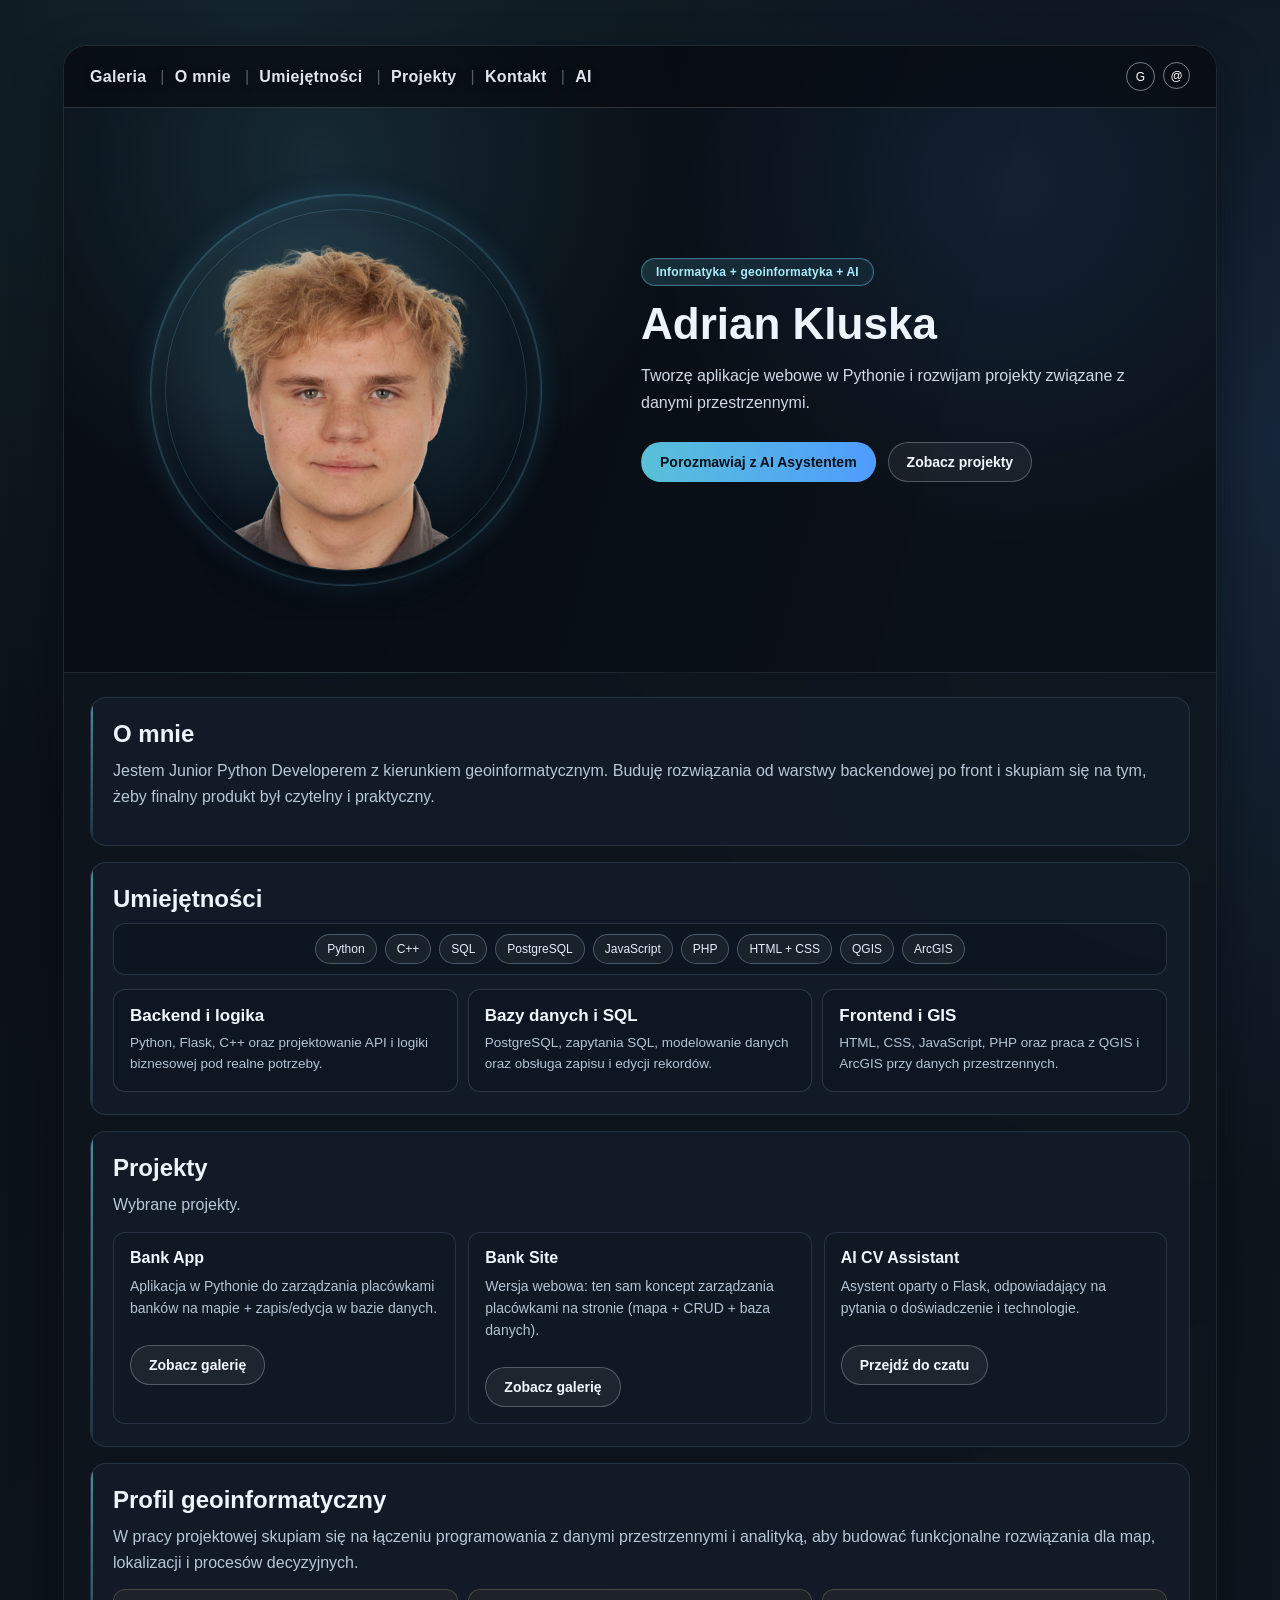
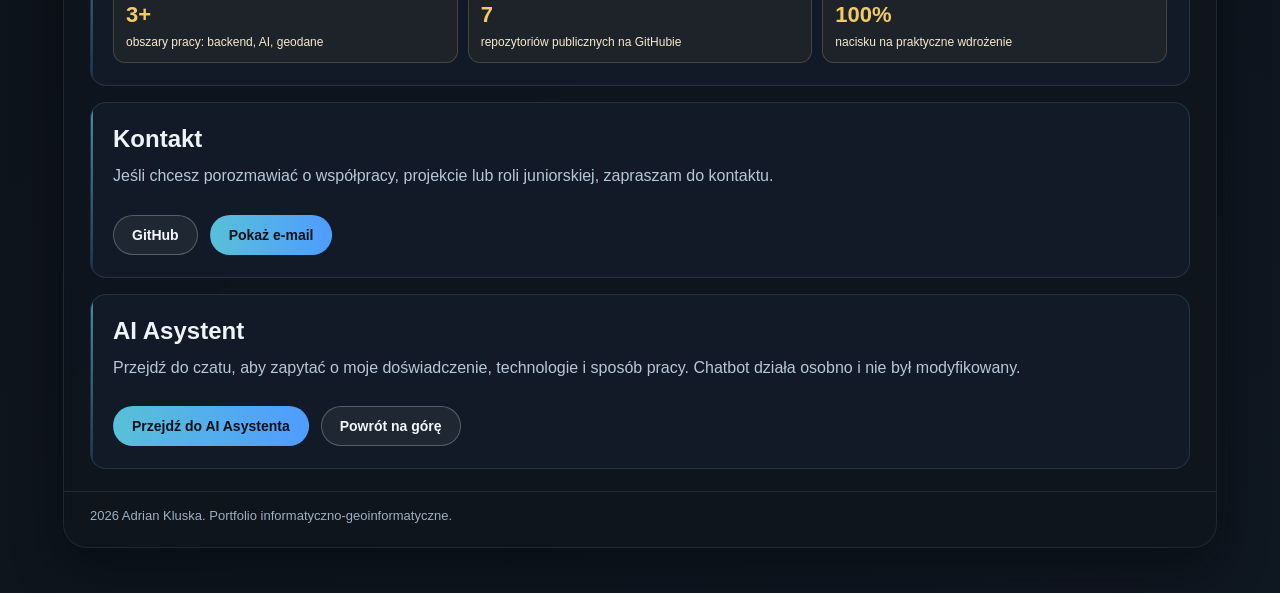
<file: templates/index.html>
<!DOCTYPE html>
<html lang="pl">
<head>
    <meta charset="UTF-8">
    <meta name="viewport" content="width=device-width, initial-scale=1.0">
    <link rel="stylesheet" href="../static/style.css">
    <style>
        .menu {
            gap: 12px;
        }

        .menu a {
            font-size: 1rem;
            font-weight: 600;
        }

        .menu a + a::before {
            content: "|";
            display: inline-block;
            margin: 0 10px 0 2px;
            color: rgba(255, 255, 255, 0.34);
            font-weight: 400;
        }

        .topbar-compact {
            position: fixed;
            top: 10px;
            left: 50%;
            transform: translateX(-50%) translateY(-12px);
            width: min(960px, calc(100% - 20px));
            z-index: 1400;
            opacity: 0;
            pointer-events: none;
            transition: opacity 220ms ease, transform 220ms ease;
        }

        .topbar-compact.visible {
            opacity: 1;
            pointer-events: auto;
            transform: translateX(-50%) translateY(0);
        }

        .topbar-compact .topbar {
            min-height: 52px;
            padding-top: 4px;
            padding-bottom: 4px;
            border-radius: 12px;
        }

        .topbar-compact .brand {
            font-size: 0.95rem;
        }

        .topbar-compact .menu a {
            font-size: 0.92rem;
        }

        @media (max-width: 768px) {
            .topbar {
                padding: 12px 14px;
                gap: 10px;
            }

            .menu {
                width: 100%;
                flex-wrap: nowrap;
                overflow-x: auto;
                overflow-y: hidden;
                white-space: nowrap;
                gap: 8px;
                justify-content: flex-start;
                scrollbar-width: none;
            }

            .menu::-webkit-scrollbar {
                display: none;
            }

            .menu a {
                font-size: 0.95rem;
                font-weight: 600;
            }

            .menu a + a::before {
                margin: 0 8px 0 0;
            }

            .social {
                display: none;
            }

            .topbar-compact {
                top: 8px;
                width: calc(100% - 12px);
            }

            .topbar-compact .topbar {
                min-height: 46px;
                padding: 6px 10px;
            }

            .topbar-compact .brand {
                display: none;
            }

            .topbar-compact .menu a {
                font-size: 0.86rem;
            }
        }
    </style>
</head>
<body class="portfolio-page">
    <main class="layout">
        <section class="hero-wrap hero" id="start">
            <header class="topbar">

                <nav class="menu" aria-label="Nawigacja">
                    <a href="/projekty">Galeria</a>
                    <a href="#o-mnie">O mnie</a>
                    <a href="#umiejetnosci">Umiejętności</a>
                    <a href="#projekty">Projekty</a>
                    <a href="#kontakt">Kontakt</a>
                    <a href="#ai-asystent">AI</a>
                </nav>
                <div class="social" aria-label="Skróty">
                    <a class="social-link" href="https://github.com/Adiaxi" target="_blank" rel="noopener noreferrer" aria-label="GitHub">G</a>
                    <button type="button" class="social-link" id="topEmailBtn" aria-label="E-mail">@</button>
                </div>
            </header>

            <div class="hero-grid">
                <aside class="hero-visual" aria-label="Zdjęcie Adriana">
                    <img src="../static/me.png?v=1" alt="Adrian Kluska" class="hero-photo">
                </aside>
                <div class="hero-content">
                    <span class="hero-tag">Informatyka + geoinformatyka + AI</span>
                    <h1>Adrian Kluska</h1>
                    <p>
                        Tworzę aplikacje webowe w Pythonie i rozwijam projekty związane z danymi przestrzennymi.
                    </p>
                    <div class="hero-cta">
                        <a href="/ai-asystent" class="btn btn-main">Porozmawiaj z AI Asystentem</a>
                        <a href="#projekty" class="btn btn-ghost">Zobacz projekty</a>
                    </div>
                </div>
            </div>
        </section>

        <section class="main">
            <article class="section" id="o-mnie">
                <h2>O mnie</h2>
                <p>
                    Jestem Junior Python Developerem z kierunkiem geoinformatycznym. Buduję rozwiązania od warstwy
                    backendowej po front i skupiam się na tym, żeby finalny produkt był czytelny i praktyczny.
                </p>
            </article>

            <article class="section" id="umiejetnosci">
                <h2>Umiejętności</h2>
                <div class="chips">
                    <span class="chip">Python</span>
                    <span class="chip">C++</span>
                    <span class="chip">SQL</span>
                    <span class="chip">PostgreSQL</span>
                    <span class="chip">JavaScript</span>
                    <span class="chip">PHP</span>
                    <span class="chip">HTML + CSS</span>
                    <span class="chip">QGIS</span>
                    <span class="chip">ArcGIS</span>
                </div>
                <div class="grid">
                    <div class="card">
                        <h3>Backend i logika</h3>
                        <p>Python, Flask, C++ oraz projektowanie API i logiki biznesowej pod realne potrzeby.</p>
                    </div>
                    <div class="card">
                        <h3>Bazy danych i SQL</h3>
                        <p>PostgreSQL, zapytania SQL, modelowanie danych oraz obsługa zapisu i edycji rekordów.</p>
                    </div>
                    <div class="card">
                        <h3>Frontend i GIS</h3>
                        <p>HTML, CSS, JavaScript, PHP oraz praca z QGIS i ArcGIS przy danych przestrzennych.</p>
                    </div>
                </div>
            </article>

            <article class="section" id="projekty">
                <h2>Projekty</h2>
                <p>Wybrane projekty.</p>
                <div class="grid">
                    <div class="card">
                        <h3>Bank App</h3>
                        <p>Aplikacja w Pythonie do zarządzania placówkami banków na mapie + zapis/edycja w bazie danych.</p>
                        <div class="hero-cta">
                            <a href="/projekty#bank-app" class="btn btn-ghost">Zobacz galerię</a>
                        </div>
                    </div>

                    <div class="card">
                        <h3>Bank Site</h3>
                        <p>Wersja webowa: ten sam koncept zarządzania placówkami na stronie (mapa + CRUD + baza danych).</p>
                        <div class="hero-cta">
                            <a href="/projekty#bank-site" class="btn btn-ghost">Zobacz galerię</a>
                        </div>
                    </div>

                    <div class="card">
                        <h3>AI CV Assistant</h3>
                        <p>Asystent oparty o Flask, odpowiadający na pytania o doświadczenie i technologie.</p>
                        <div class="hero-cta">
                            <a href="/ai-asystent" class="btn btn-ghost">Przejdź do czatu</a>
                        </div>
                    </div>
                </div>
            </article>

            <article class="section">
                <h2>Profil geoinformatyczny</h2>
                <p>
                    W pracy projektowej skupiam się na łączeniu programowania z danymi przestrzennymi i analityką,
                    aby budować funkcjonalne rozwiązania dla map, lokalizacji i procesów decyzyjnych.
                </p>
                <div class="map-stats">
                    <div class="stat">
                        <strong>3+</strong>
                        <span>obszary pracy: backend, AI, geodane</span>
                    </div>
                    <div class="stat">
                        <strong>7</strong>
                        <span>repozytoriów publicznych na GitHubie</span>
                    </div>
                    <div class="stat">
                        <strong>100%</strong>
                        <span>nacisku na praktyczne wdrożenie</span>
                    </div>
                </div>
            </article>

            <article class="section" id="kontakt">
                <h2>Kontakt</h2>
                <p>
                    Jeśli chcesz porozmawiać o współpracy, projekcie lub roli juniorskiej, zapraszam do kontaktu.
                </p>
                <div class="hero-cta">
                    <a href="https://github.com/Adiaxi" target="_blank" rel="noopener noreferrer" class="btn btn-ghost">GitHub</a>
                    <button type="button" class="btn btn-main" id="emailPopupBtn">Pokaż e-mail</button>
                </div>
            </article>

            <article class="section" id="ai-asystent">
                <h2>AI Asystent</h2>
                <p>
                    Przejdź do czatu, aby zapytać o moje doświadczenie, technologie i sposób pracy. Chatbot działa
                    osobno i nie był modyfikowany.
                </p>
                <div class="hero-cta">
                    <a href="/ai-asystent" class="btn btn-main">Przejdź do AI Asystenta</a>
                    <a href="#start" class="btn btn-ghost">Powrót na górę</a>
                </div>
            </article>
        </section>

        <footer class="footer">
            2026 Adrian Kluska. Portfolio informatyczno-geoinformatyczne.
        </footer>
    </main>

    <div class="topbar-compact" id="compactTopbar" aria-hidden="true"></div>

    <div class="modal-overlay" id="emailModal" aria-hidden="true">
        <div class="modal" role="dialog" aria-modal="true" aria-labelledby="emailModalTitle">
            <h3 id="emailModalTitle">Skontaktuj się ze mną</h3>
            <p>Najwygodniej napisać bezpośrednio na ten adres e-mail:</p>
            <div class="email-box" id="emailText">adrian.kluska1542@gmail.com</div>
            <div class="hero-cta">
                <button type="button" class="btn btn-main" id="copyEmailBtn">Kopiuj e-mail</button>
                <button type="button" class="btn btn-ghost" id="closeEmailModalBtn">Zamknij</button>
            </div>
        </div>
    </div>

    <script>
        const emailPopupBtn = document.getElementById("emailPopupBtn");
        const topEmailBtn = document.getElementById("topEmailBtn");
        const emailModal = document.getElementById("emailModal");
        const closeEmailModalBtn = document.getElementById("closeEmailModalBtn");
        const copyEmailBtn = document.getElementById("copyEmailBtn");
        const emailText = document.getElementById("emailText").textContent.trim();

        function openEmailModal() {
            emailModal.classList.add("active");
            emailModal.setAttribute("aria-hidden", "false");
        }

        function closeEmailModal() {
            emailModal.classList.remove("active");
            emailModal.setAttribute("aria-hidden", "true");
            copyEmailBtn.textContent = "Kopiuj e-mail";
        }

        emailPopupBtn.addEventListener("click", openEmailModal);
        topEmailBtn.addEventListener("click", openEmailModal);
        closeEmailModalBtn.addEventListener("click", closeEmailModal);

        emailModal.addEventListener("click", (event) => {
            if (event.target === emailModal) {
                closeEmailModal();
            }
        });

        document.addEventListener("keydown", (event) => {
            if (event.key === "Escape" && emailModal.classList.contains("active")) {
                closeEmailModal();
            }
        });

        copyEmailBtn.addEventListener("click", async () => {
            try {
                await navigator.clipboard.writeText(emailText);
                copyEmailBtn.textContent = "Skopiowano";
            } catch (error) {
                copyEmailBtn.textContent = "Skopiuj ręcznie";
            }
        });

        function initCompactTopbar() {
            if (window.matchMedia("(max-width: 640px)").matches) return;
            const original = document.querySelector(".topbar");
            const compactHost = document.getElementById("compactTopbar");
            if (!original || !compactHost) return;

            const compactHeader = original.cloneNode(true);
            compactHeader.querySelectorAll("[id]").forEach((node) => node.removeAttribute("id"));
            compactHost.appendChild(compactHeader);

            const observer = new IntersectionObserver(
                ([entry]) => {
                    const showCompact = !entry.isIntersecting;
                    compactHost.classList.toggle("visible", showCompact);
                    compactHost.setAttribute("aria-hidden", showCompact ? "false" : "true");
                },
                { threshold: 0.01 }
            );

            observer.observe(original);
        }

        initCompactTopbar();
    </script>
</body>
</html>
</file>
<file: static/style.css>
body.chat-page {
    font-family: 'Segoe UI', Tahoma, Geneva, Verdana, sans-serif;
    background-image: url("Background.jpg");
    display: flex;
    justify-content: center;
    align-items: center;
    height: 100vh;
    margin: 0;
}

.chat-container {
    width: 450px;
    height: 600px;
    background: white;
    display: flex;
    flex-direction: column;
    border-radius: 15px;
    box-shadow: 0 10px 25px rgba(0,0,0,0.1);
    overflow: hidden;
}

.chat-container h3 {
    background: #576b70;
    color: white;
    margin: 0;
    padding: 20px;
    text-align: center;
}

#chat-box {
    flex: 1;
    overflow-y: auto;
    padding: 20px;
    display: flex;
    flex-direction: column;
    gap: 10px;
}

.msg {
    padding: 10px 15px;
    border-radius: 18px;
    max-width: 75%;
    font-size: 14px;
    line-height: 1.4;
}

.user {
    background: #576b70;
    color: white;
    align-self: flex-end;
    border-bottom-right-radius: 2px;
}

.ai {
    background: #e9ecef;
    color: #333;
    align-self: flex-start;
    border-bottom-left-radius: 2px;
}

.input-area {
    padding: 20px;
    border-top: 1px solid #eee;
    display: flex;
    gap: 10px;
}

body.chat-page input {
    flex: 1;
    padding: 12px;
    border: 1px solid #ddd;
    border-radius: 25px;
    outline: none;
}

body.chat-page button {
    padding: 10px 20px;
    background: #3a484c;
    color: white;
    border: none;
    border-radius: 25px;
    cursor: pointer;
    font-weight: bold;
    transition: background 0.3s;
}

body.chat-page button:hover {
    background: #2e3a3d;
}

.chat-back-btn {
    position: fixed;
    top: 14px;
    left: 14px;
    z-index: 20;
    display: inline-flex;
    align-items: center;
    justify-content: center;
    text-decoration: none;
    border: 1px solid rgba(255, 255, 255, 0.24);
    color: #f3f7ff;
    background: rgba(9, 14, 20, 0.6);
    border-radius: 999px;
    padding: 8px 14px;
    font-size: 13px;
    font-weight: 600;
    backdrop-filter: blur(4px);
}

.chat-back-btn:hover {
    background: rgba(9, 14, 20, 0.8);
}

@keyframes blink {
    0% { opacity: .2; }
    20% { opacity: 1; }
    100% { opacity: .2; }
}

.ai i {
    animation: blink 1.4s infinite both;
}

.feedback-btn {
    margin-top: 6px;
    background: none;
    border: 1px solid #aaa;
    border-radius: 12px;
    padding: 2px 10px;
    cursor: pointer;
    font-size: 12px;
    color: #555;
}

.feedback-btn:hover {
    background: #f0f0f0;
}

.feedback-btn.dislike {
    margin-left: 6px;
}

@media (max-width: 480px) {
    body.chat-page {
        align-items: center;
        height: 100%;
        min-height: 100vh;
    }

    .chat-container {
        width: 90%;
        height: 80dvh;
        max-height: 80dvh;
        border-radius: 15px;
        position: relative;
    }

    .input-area {
        padding: 10px;
        flex-wrap: nowrap;
        position: sticky;
        bottom: 0;
        background: inherit;
    }

    input {
        padding: 8px 12px;
        font-size: 13px;
    }

    button {
        padding: 8px 14px;
        font-size: 13px;
        white-space: nowrap;
    }

    .chat-back-btn {
        top: 10px;
        left: 10px;
        font-size: 12px;
        padding: 7px 12px;
    }
}

@media (max-height: 480px) and (orientation: landscape) {
    .chat-container {
        width: 70%;
        height: 90dvh;
        border-radius: 15px;
    }

    h3 {
        padding: 10px;
        font-size: 14px;
    }

    .input-area {
        padding: 8px;
    }
}

@media (max-width: 480px) {
    .chat-container {
        width: 90%;
        height: 80dvh;
        max-height: 80dvh;
    }
}

@media (max-width: 480px) {
    .input-area {
        position: sticky;
        bottom: 0;
        z-index: 10;
        background: rgba(255,255,255,0.15);
        backdrop-filter: blur(10px);
    }
}

.msg-wrapper {
    display: flex;
    align-items: flex-end;
    gap: 8px;
}

.avatar {
    width: 32px;
    height: 32px;
    border-radius: 50%;
    object-fit: cover;
    flex-shrink: 0;
}

/* Portfolio page styles */
:root {
    --bg: #0c1117;
    --bg-soft: #111923;
    --card: #141f2b;
    --card-2: #182635;
    --line: #263647;
    --text: #eef4fb;
    --muted: #a8b7c8;
    --accent: #58c0d8;
    --accent-2: #4f9cff;
    --gold: #f2ca68;
    --shadow: 0 20px 50px rgba(3, 7, 12, 0.45);
}

html {
    scroll-behavior: smooth;
}

body.portfolio-page {
    margin: 0;
    min-height: 100dvh;
    font-family: "Segoe UI", Tahoma, Geneva, Verdana, sans-serif;
    color: var(--text);
    background:
        radial-gradient(circle at 20% 0%, rgba(88, 192, 216, 0.12), transparent 34%),
        radial-gradient(circle at 100% 20%, rgba(79, 156, 255, 0.14), transparent 35%),
        linear-gradient(150deg, #090d13 0%, #0d131a 45%, #0f1721 100%);
}

.layout {
    width: 90vw;
    min-height: 90dvh;
    margin: 5dvh auto;
    border: 1px solid rgba(255, 255, 255, 0.08);
    border-radius: 24px;
    overflow: hidden;
    background: rgba(14, 21, 30, 0.86);
    box-shadow: var(--shadow);
    backdrop-filter: blur(4px);
}

.hero-wrap {
    min-height: 58dvh;
    background:
        radial-gradient(circle at 22% 18%, rgba(88, 192, 216, 0.16), transparent 36%),
        radial-gradient(circle at 82% 22%, rgba(79, 156, 255, 0.12), transparent 34%),
        linear-gradient(105deg, rgba(8, 13, 20, 0.96) 0%, rgba(9, 14, 21, 0.9) 48%, rgba(11, 17, 24, 0.82) 100%);
    background-size: cover, cover, cover;
    background-position: center, center, center;
    border-bottom: 1px solid rgba(255, 255, 255, 0.08);
    position: relative;
}

.topbar {
    display: flex;
    align-items: center;
    justify-content: space-between;
    gap: 14px;
    padding: 16px 26px;
    border-bottom: 1px solid rgba(255, 255, 255, 0.16);
    background: rgba(8, 12, 18, 0.74);
}

.brand {
    font-size: 24px;
    font-weight: 800;
    color: #ffffff;
    letter-spacing: 0.35px;
    text-shadow: 0 1px 10px rgba(88, 192, 216, 0.24);
    white-space: nowrap;
}

.menu {
    display: flex;
    flex-wrap: wrap;
    gap: 14px;
    justify-content: center;
}

.menu a {
    text-decoration: none;
    color: #f4f8ff;
    font-size: 16px;
    font-weight: 700;
    opacity: 0.92;
    letter-spacing: 0.3px;
    text-shadow: 0 1px 8px rgba(0, 0, 0, 0.55);
    transition: all 0.2s ease;
}

.menu a:hover {
    opacity: 1;
    color: #ffffff;
    transform: translateY(-1px);
}

.social {
    display: flex;
    gap: 8px;
}

.social-link {
    width: 27px;
    height: 27px;
    border-radius: 50%;
    border: 1px solid rgba(255, 255, 255, 0.46);
    color: #fff;
    text-decoration: none;
    background: transparent;
    cursor: pointer;
    display: inline-flex;
    justify-content: center;
    align-items: center;
    font-size: 12px;
    transition: all 0.2s ease;
}

.social-link:hover {
    border-color: rgba(255, 255, 255, 0.65);
    background: rgba(255, 255, 255, 0.1);
}

.hero-grid {
    display: grid;
    grid-template-columns: 1fr 1fr;
    gap: 28px;
    align-items: center;
    padding: 52px 40px 52px 14px;
}

.hero-content {
    max-width: 740px;
    min-height: 0;
    display: flex;
    flex-direction: column;
    justify-content: center;
    padding-bottom: 40px;
}

.hero-tag {
    display: inline-flex;
    align-items: center;
    align-self: flex-start;
    margin-bottom: 14px;
    padding: 7px 14px;
    border: 1px solid rgba(88, 192, 216, 0.5);
    border-radius: 999px;
    background: linear-gradient(90deg, rgba(88, 192, 216, 0.18), rgba(88, 192, 216, 0.08));
    color: #a8ecfa;
    font-size: 12px;
    font-weight: 600;
    letter-spacing: 0.2px;
    line-height: 1;
    box-shadow: inset 0 0 0 1px rgba(255, 255, 255, 0.04);
}

.hero h1 {
    margin: 0;
    font-size: clamp(30px, 4.5vw, 44px);
    line-height: 1.08;
}

.hero p {
    margin: 16px 0 0;
    color: #cfdae6;
    font-size: 16px;
    line-height: 1.65;
    max-width: 640px;
}

.hero-cta {
    margin-top: 26px;
    display: flex;
    flex-wrap: wrap;
    gap: 12px;
}

.hero-visual {
    border: none;
    border-radius: 0;
    min-height: min(52vh, 460px);
    position: relative;
    overflow: hidden;
    background: transparent;
    display: flex;
    align-items: center;
    justify-content: center;
    padding: 0;
}

.hero-visual::before {
    content: "";
    position: absolute;
    width: 410px;
    height: 410px;
    border-radius: 50%;
    background: radial-gradient(circle, rgba(98, 206, 255, 0.24) 0%, rgba(98, 206, 255, 0.12) 36%, rgba(98, 206, 255, 0.03) 58%, rgba(98, 206, 255, 0) 78%);
    filter: blur(18px);
    z-index: 1;
    left: 50%;
    top: 50%;
    transform: translate(-50%, -50%);
}

.hero-visual::after {
    content: "";
    position: absolute;
    width: 390px;
    height: 390px;
    border-radius: 50%;
    border: 1px solid rgba(124, 216, 255, 0.24);
    box-shadow:
        inset 0 0 0 1px rgba(124, 216, 255, 0.12),
        inset 0 0 18px rgba(86, 194, 248, 0.1),
        0 0 26px rgba(76, 183, 255, 0.12);
    background: radial-gradient(circle at 34% 28%, rgba(164, 231, 255, 0.1), rgba(9, 16, 25, 0.15) 58%, rgba(9, 16, 25, 0.02) 100%);
    z-index: 2;
    left: 50%;
    top: 50%;
    transform: translate(-50%, -50%);
}

.hero-photo {
    display: block;
    width: 360px;
    height: 360px;
    object-fit: contain;
    object-position: center center;
    border-radius: 50%;
    border: 1px solid rgba(124, 216, 255, 0.18);
    filter: contrast(1.03) saturate(0.97) brightness(0.98) drop-shadow(0 14px 22px rgba(0, 0, 0, 0.3));
    z-index: 3;
    margin: 0;
    align-self: center;
    transform: none;
}

.btn {
    display: inline-flex;
    align-items: center;
    justify-content: center;
    text-decoration: none;
    padding: 11px 18px;
    border-radius: 999px;
    font-weight: 700;
    font-size: 14px;
    transition: all 0.2s ease;
    cursor: pointer;
}

.btn-main {
    border: 1px solid transparent;
    background: linear-gradient(90deg, var(--accent), var(--accent-2));
    color: #081019;
}

.btn-main:hover {
    filter: brightness(1.07);
}

.btn-ghost {
    border: 1px solid rgba(255, 255, 255, 0.25);
    background: rgba(255, 255, 255, 0.06);
    color: #f3f8ff;
}

.btn-ghost:hover {
    border-color: rgba(255, 255, 255, 0.5);
    background: rgba(255, 255, 255, 0.1);
}

.main {
    padding: 24px 26px 0;
    display: grid;
    gap: 16px;
}

.section {
    background: rgba(20, 30, 42, 0.72);
    border: 1px solid rgba(130, 164, 196, 0.18);
    border-radius: 16px;
    padding: 22px;
    position: relative;
    overflow: hidden;
}

.section::before {
    content: "";
    position: absolute;
    left: 0;
    top: 0;
    width: 2px;
    height: 100%;
    background: linear-gradient(180deg, rgba(108, 193, 224, 0.68), rgba(79, 156, 255, 0.18));
}

.section h2 {
    margin: 0 0 10px;
    font-size: 24px;
}

.section p {
    margin: 0 0 14px;
    color: #b8c7d8;
    line-height: 1.6;
}

.chips {
    display: flex;
    flex-wrap: wrap;
    gap: 8px;
}

.chip {
    font-size: 13px;
    color: #d2e6f2;
    background: rgba(255, 255, 255, 0.04);
    border: 1px solid rgba(166, 196, 223, 0.28);
    border-radius: 999px;
    padding: 6px 10px;
}

#umiejetnosci .chips {
    margin-bottom: 14px;
    padding: 10px;
    border-radius: 12px;
    border: 1px solid rgba(141, 176, 207, 0.2);
    background: rgba(10, 18, 28, 0.38);
    justify-content: center;
}

#umiejetnosci .chip {
    background: rgba(255, 255, 255, 0.05);
    border-color: rgba(166, 196, 223, 0.34);
    color: #e4eef8;
    font-size: 12px;
    padding: 7px 11px;
}

#umiejetnosci .grid {
    gap: 10px;
}

#umiejetnosci .card {
    background: rgba(12, 21, 33, 0.58);
    border-color: rgba(146, 178, 208, 0.22);
}

#umiejetnosci .card h3 {
    font-size: 17px;
    margin-bottom: 7px;
}

#umiejetnosci .card p {
    font-size: 13.5px;
    line-height: 1.55;
}

.grid {
    display: grid;
    gap: 12px;
    grid-template-columns: repeat(auto-fit, minmax(210px, 1fr));
}

.card {
    border: 1px solid rgba(148, 179, 208, 0.18);
    border-radius: 12px;
    padding: 16px;
    background: rgba(14, 23, 35, 0.44);
    transition: transform 0.18s ease, border-color 0.18s ease, background 0.18s ease;
}

.card:hover {
    transform: translateY(-2px);
    border-color: rgba(131, 193, 238, 0.4);
    background: rgba(18, 29, 43, 0.56);
}

.card h3 {
    margin: 0 0 8px;
    font-size: 16px;
    color: #f2f7ff;
}

.card p {
    margin: 0;
    font-size: 14px;
    color: #b4c4d5;
    line-height: 1.58;
}

.map-stats {
    display: grid;
    grid-template-columns: repeat(auto-fit, minmax(150px, 1fr));
    gap: 10px;
}

.stat {
    padding: 12px;
    border-radius: 12px;
    border: 1px solid rgba(222, 193, 127, 0.22);
    background: rgba(226, 189, 111, 0.06);
}

.stat strong {
    display: block;
    color: var(--gold);
    font-size: 22px;
    margin-bottom: 4px;
}

.stat span {
    color: #f4ead0;
    font-size: 12px;
}

.footer {
    margin-top: 22px;
    border-top: 1px solid rgba(255, 255, 255, 0.1);
    padding: 16px 26px 24px;
    color: #9eb0c3;
    font-size: 13px;
}

.modal-overlay {
    position: fixed;
    inset: 0;
    z-index: 100;
    display: none;
    align-items: center;
    justify-content: center;
    padding: 14px;
    background: rgba(2, 5, 10, 0.72);
}

.modal-overlay.active {
    display: flex;
}

.image-lightbox {
    position: fixed;
    inset: 0;
    z-index: 1800;
    display: none;
    align-items: center;
    justify-content: center;
    padding: 18px;
    background: rgba(3, 7, 12, 0.84);
}

.image-lightbox.active {
    display: flex;
}

.image-lightbox-dialog {
    position: relative;
    width: min(1200px, 96vw);
    max-height: 92vh;
    border-radius: 12px;
    border: 1px solid rgba(170, 204, 235, 0.35);
    background: rgba(10, 16, 25, 0.92);
    padding: 10px;
    box-shadow: 0 22px 50px rgba(0, 0, 0, 0.48);
}

.image-lightbox-img {
    display: block;
    width: 100%;
    max-height: calc(92vh - 22px);
    object-fit: contain;
    border-radius: 8px;
    background: rgba(6, 10, 16, 0.85);
}

.image-lightbox-close {
    position: absolute;
    top: 8px;
    right: 8px;
    width: 34px;
    height: 34px;
    border: 1px solid rgba(255, 255, 255, 0.25);
    border-radius: 999px;
    background: rgba(7, 12, 18, 0.78);
    color: #f3f8ff;
    font-size: 20px;
    line-height: 1;
    cursor: pointer;
}

.modal.image-modal {
    width: min(1200px, 96vw);
    max-height: 92vh;
    position: relative;
    padding: 12px;
}

.image-modal-close {
    position: absolute;
    top: 10px;
    right: 10px;
    width: 34px;
    height: 34px;
    padding: 0;
    border: 1px solid rgba(255, 255, 255, 0.25);
    border-radius: 999px;
    background: rgba(7, 12, 18, 0.78);
    color: #f3f8ff;
    font-size: 22px;
    line-height: 1;
    display: inline-flex;
    align-items: center;
    justify-content: center;
    cursor: pointer;
}

.image-modal h3 {
    margin-right: 42px;
}

.image-modal-img {
    display: block;
    width: 100%;
    max-height: calc(92vh - 84px);
    object-fit: contain;
    border-radius: 8px;
    background: rgba(6, 10, 16, 0.85);
}

.modal {
    width: min(450px, 100%);
    border-radius: 14px;
    border: 1px solid rgba(255, 255, 255, 0.15);
    background: linear-gradient(180deg, #12202e 0%, #0f1824 100%);
    padding: 20px;
    box-shadow: var(--shadow);
}

.modal h3 {
    margin: 0 0 10px;
    font-size: 22px;
}

.modal p {
    margin: 0 0 12px;
    color: #bdd0e4;
}

.email-box {
    margin-bottom: 12px;
    border-radius: 10px;
    border: 1px solid rgba(88, 192, 216, 0.35);
    padding: 11px 12px;
    color: #e9f6fb;
    background: rgba(88, 192, 216, 0.1);
    word-break: break-all;
}

@media (max-width: 980px) {
    .layout {
        width: 94vw;
        min-height: 94dvh;
        margin: 3dvh auto;
    }

    .topbar {
        flex-direction: column;
        align-items: flex-start;
    }

    .menu {
        width: 100%;
        justify-content: flex-start;
    }
}

@media (max-width: 768px) {
    .layout {
        width: 100vw;
        min-height: 100dvh;
        margin: 0;
        border-radius: 0;
        border: none;
    }

    .brand {
        font-size: 19px;
    }

    .topbar, .hero-content, .main, .footer {
        padding-left: 18px;
        padding-right: 18px;
    }

    .hero-content {
        padding-top: 46px;
        padding-bottom: 38px;
        min-height: auto;
    }

    .hero-grid {
        grid-template-columns: 1fr;
        padding: 32px 18px 32px;
    }

    .hero-visual {
        min-height: 300px;
    }

    .hero-visual::before {
        width: 310px;
        height: 310px;
        filter: blur(10px);
        left: 50%;
        top: 50%;
        transform: translate(-50%, -50%);
    }

    .hero-visual::after {
        width: 290px;
        height: 290px;
        left: 50%;
        top: 50%;
        transform: translate(-50%, -50%);
    }

    .hero-content {
        padding-bottom: 28px;
    }

    .hero-photo {
        width: 255px;
        height: 255px;
        object-position: center center;
        transform: none;
    }

    .hero p {
        font-size: 15px;
    }

    .btn {
        width: 100%;
    }

    .menu a {
        font-size: 14px;
    }
}
</file>
